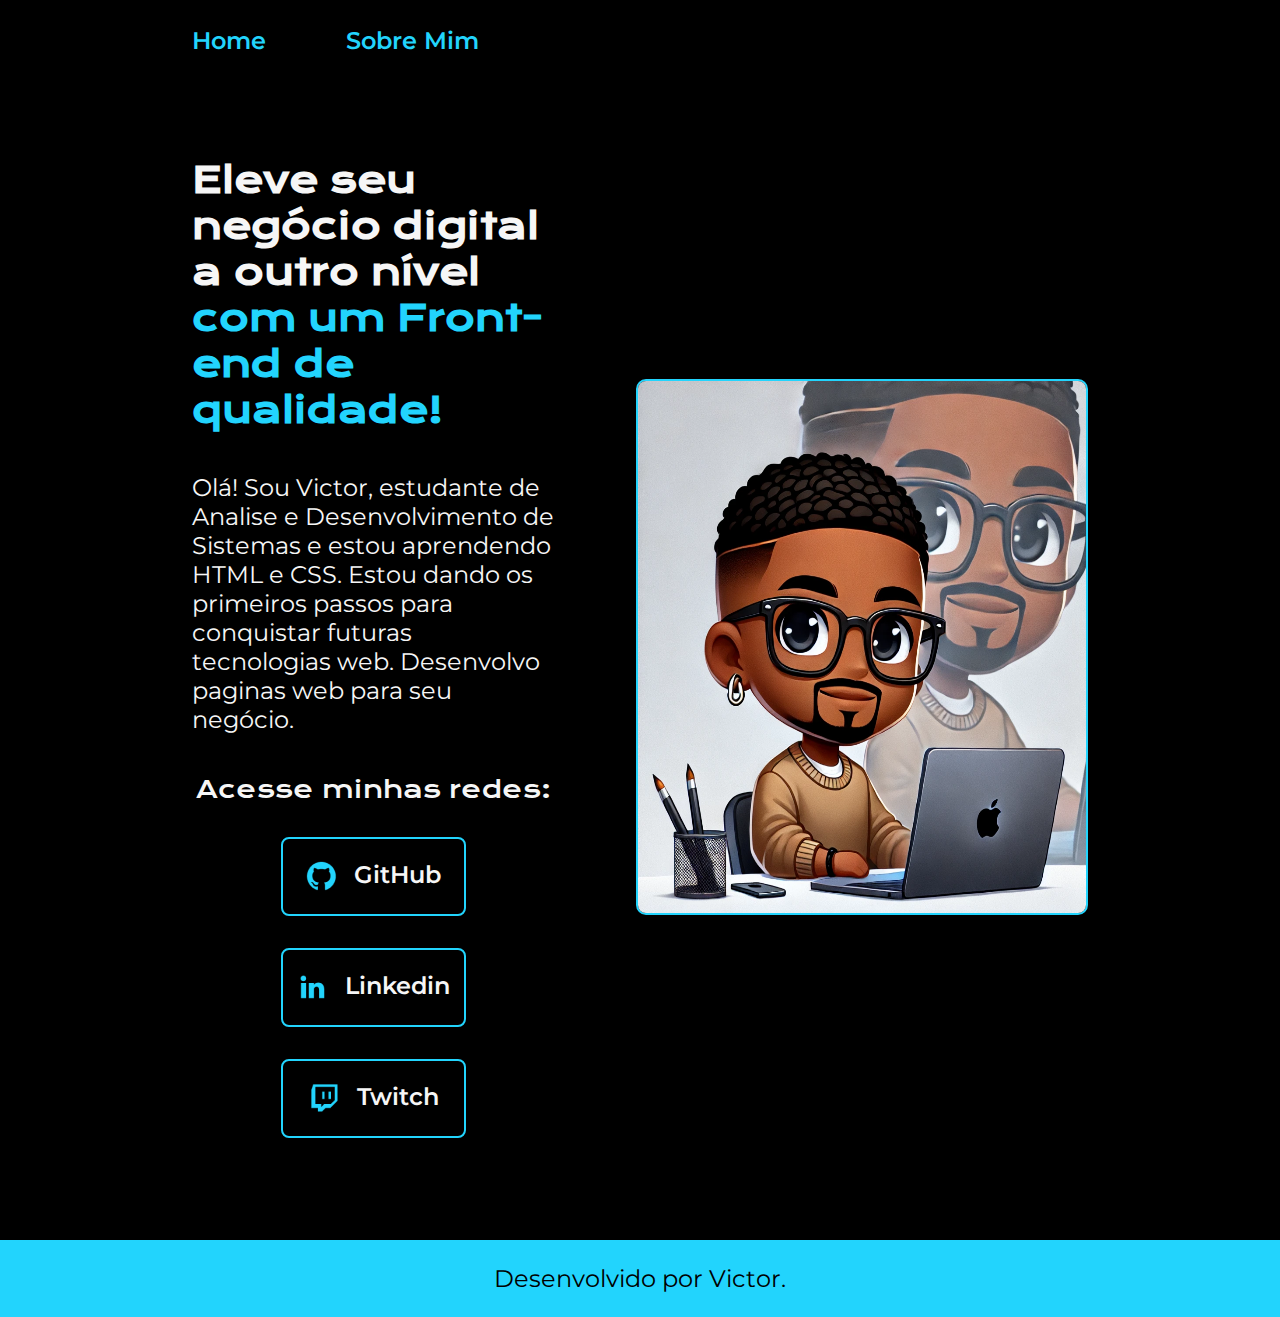
<file: ex02-Portifólio/index.html>
<!DOCTYPE html>
<html lang="pt-br">
<head>
    <meta charset="UTF-8">
    <meta name="viewport" content="width=device-width, initial-scale=1.0">
    <title>Portifólio</title>
    <link rel="stylesheet" href="styles/style.css">
</head>
<body>
    <header class="cabecalho">
        <nav class="cabecalho__menu">
            <a href="index.html" class="cabecalho__menu__link">Home</a>
            <a href="about.html" class="cabecalho__menu__link">Sobre Mim</a>
        </nav>
    </header>

    <main class="apresentacao">
        <section class="apresentacao__conteudo">
            <h1 class="apresentacao__conteudo__titulo">Eleve seu negócio digital a outro nível<strong class="titulo-destaque"> com um Front-end de qualidade!</strong></h1>

            <p class="apresentacao__conteudo__texto">Olá! Sou Victor, estudante de Analise e Desenvolvimento de Sistemas e estou aprendendo HTML e CSS. Estou dando os primeiros passos para conquistar futuras tecnologias web. Desenvolvo paginas web para seu negócio.</p>

            <div class="apresentacao__links">
                <h2 class="apresentacao__links__subtitulo">Acesse minhas redes:</h2>
                <a class="apresentacao__links__navegacao"  href="https://github.com/Vycttor" target="_blank"><img src="assets/github.png" alt="GitHub">GitHub</a>
                <a class="apresentacao__links__navegacao" href="https://www.linkedin.com/in/victor-pinheiro-53304a214/" target="_blank"><img src="assets/linkedin.png" alt="Linkedin">Linkedin</a>
                <a class="apresentacao__links__navegacao" href="" target="_blank"><img src="assets/twitch.png" alt="Twitch">Twitch</a>
            </div>

        </section>

        <img class="apresentacao__imagem" src="assets/perfil.jpg" alt="Foto do Victor Trabalhando" class="apresentacao__imagem">


    </main>

    <footer class="rodape">
        <p>Desenvolvido por Victor.</p>
    </footer>
    
</body>
</html>
</file>
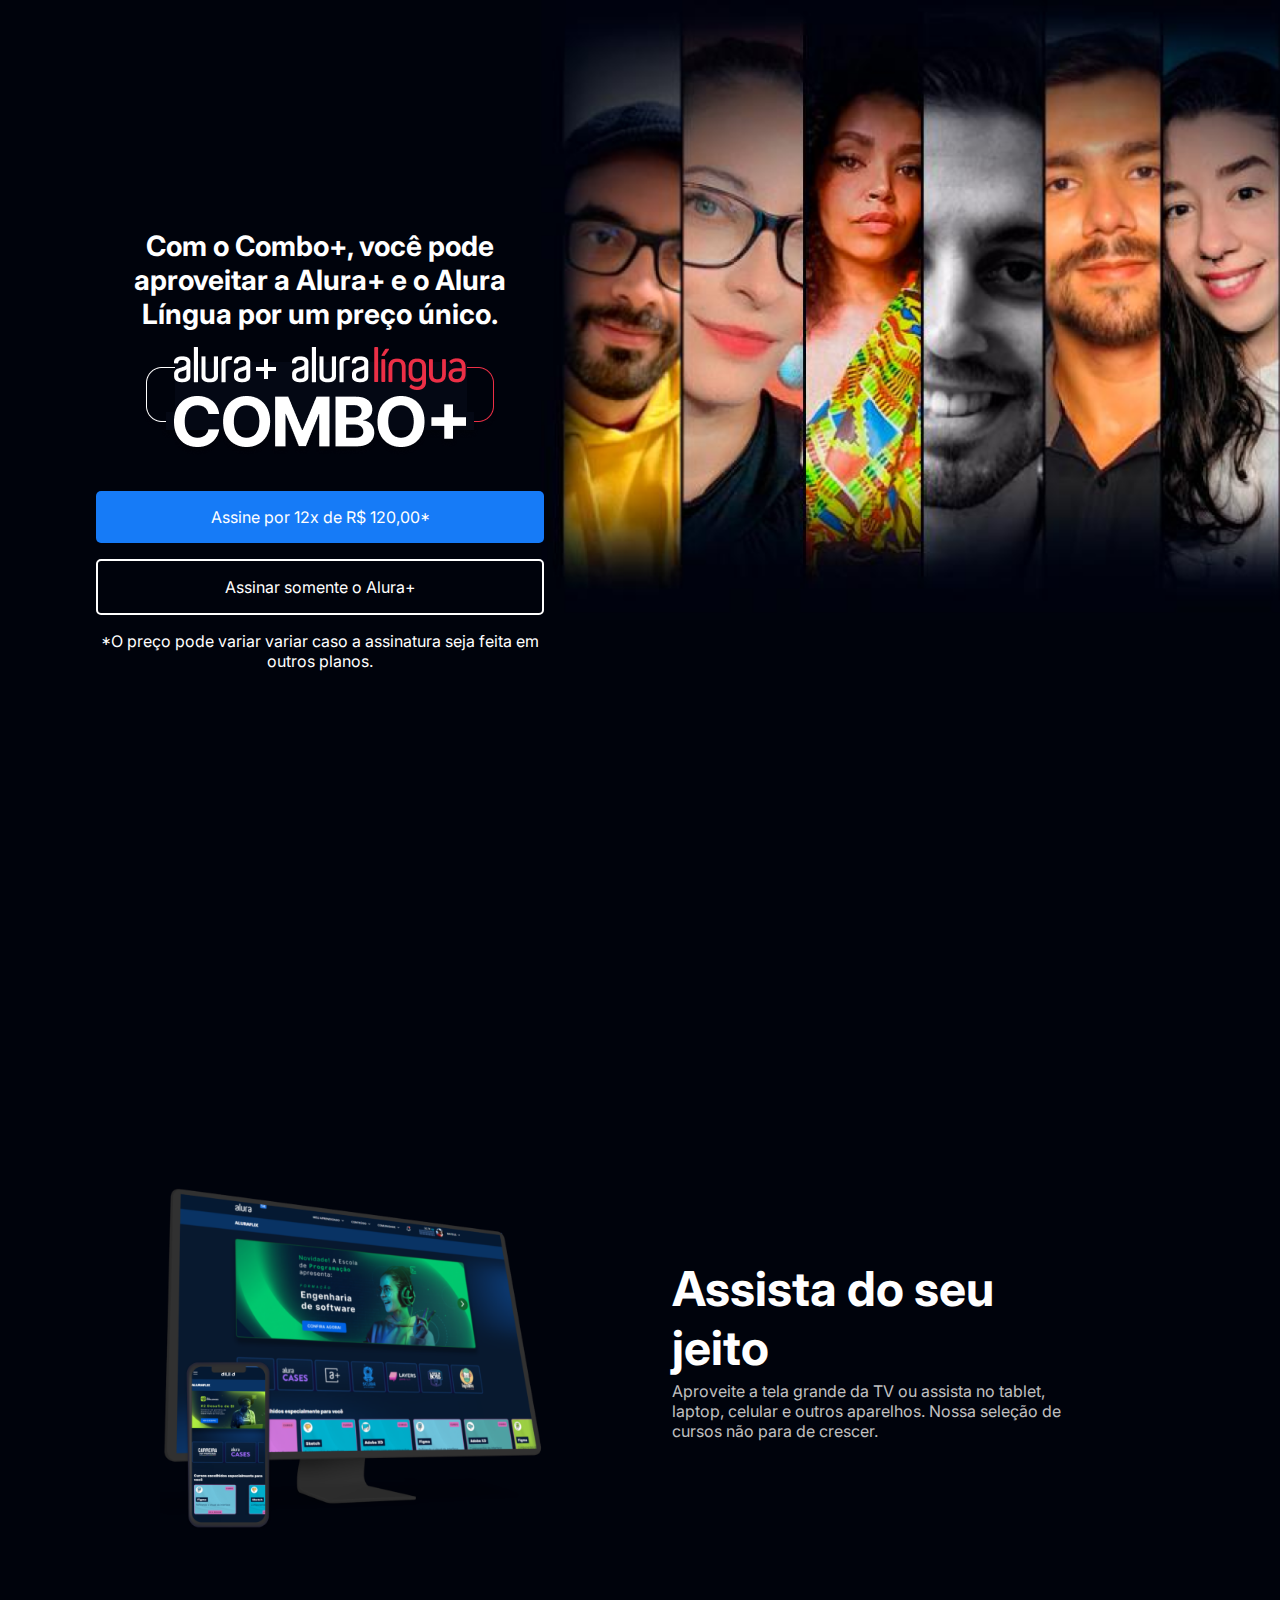
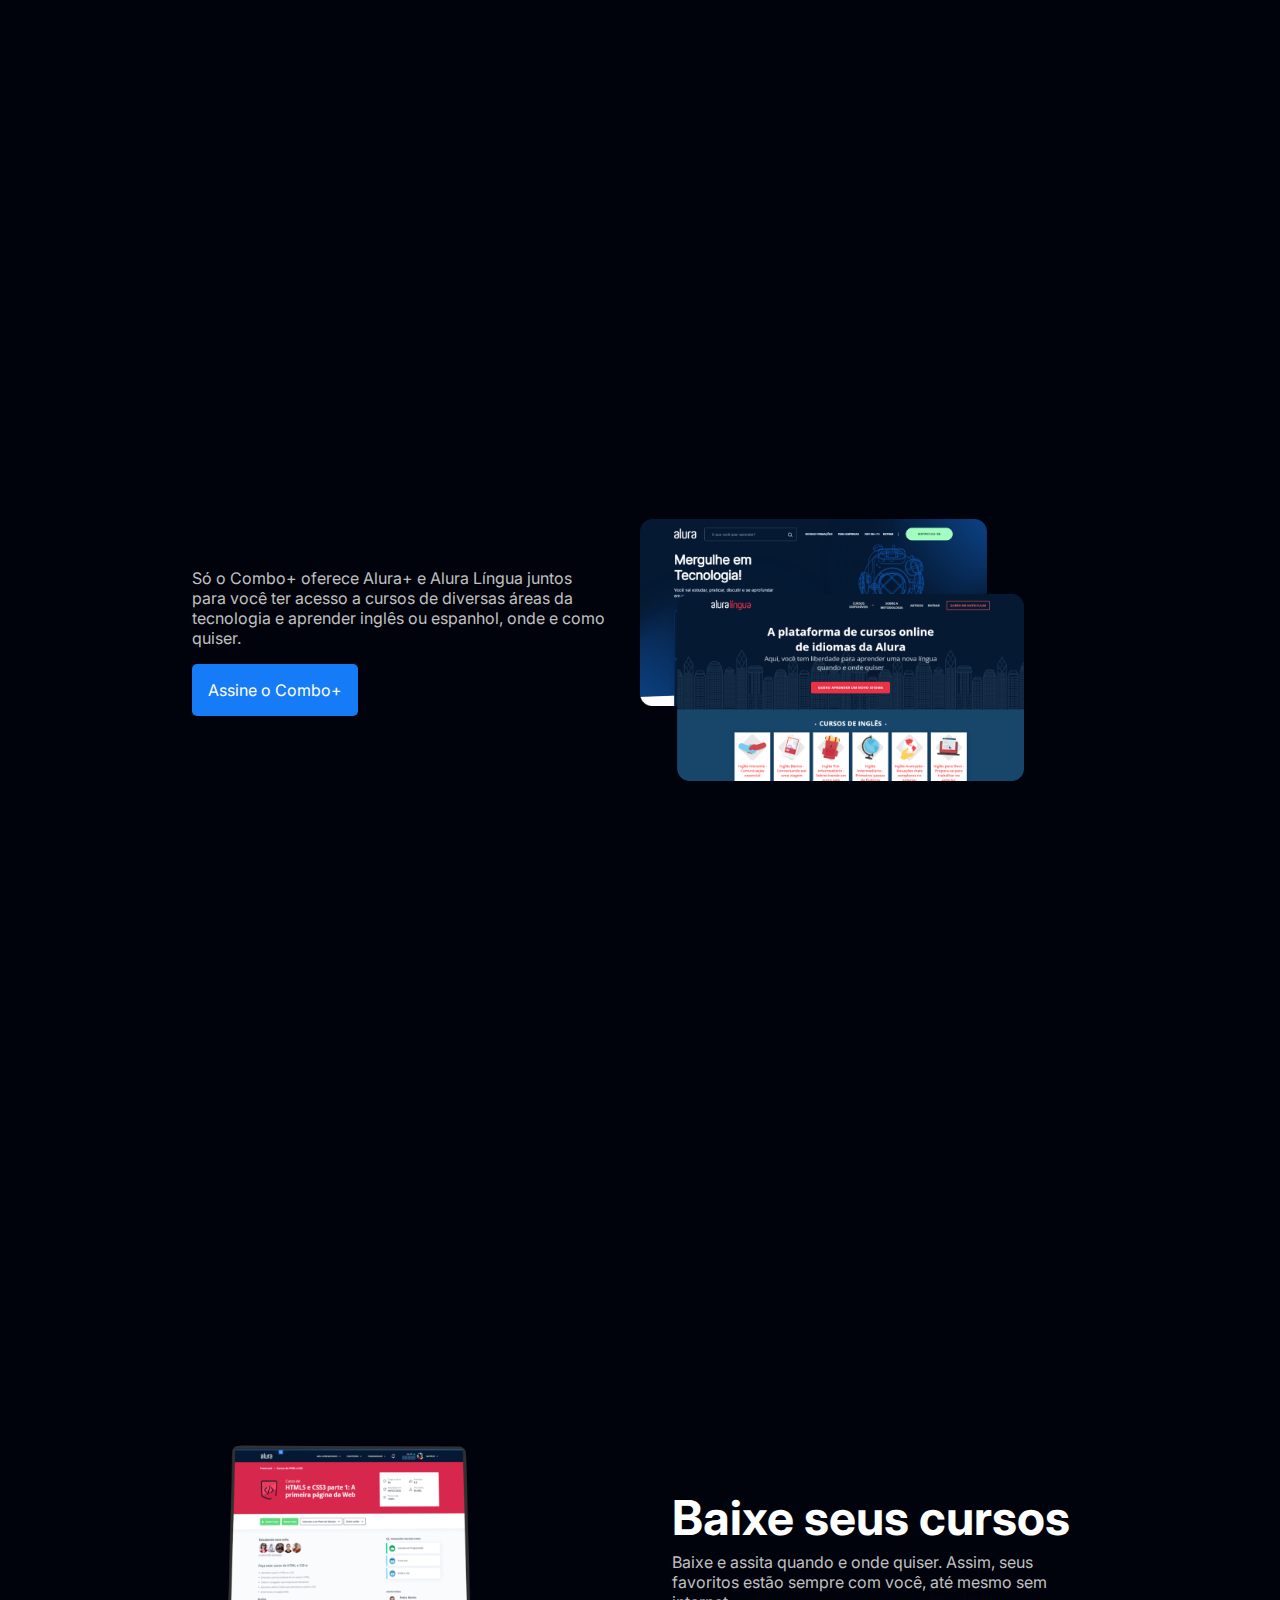
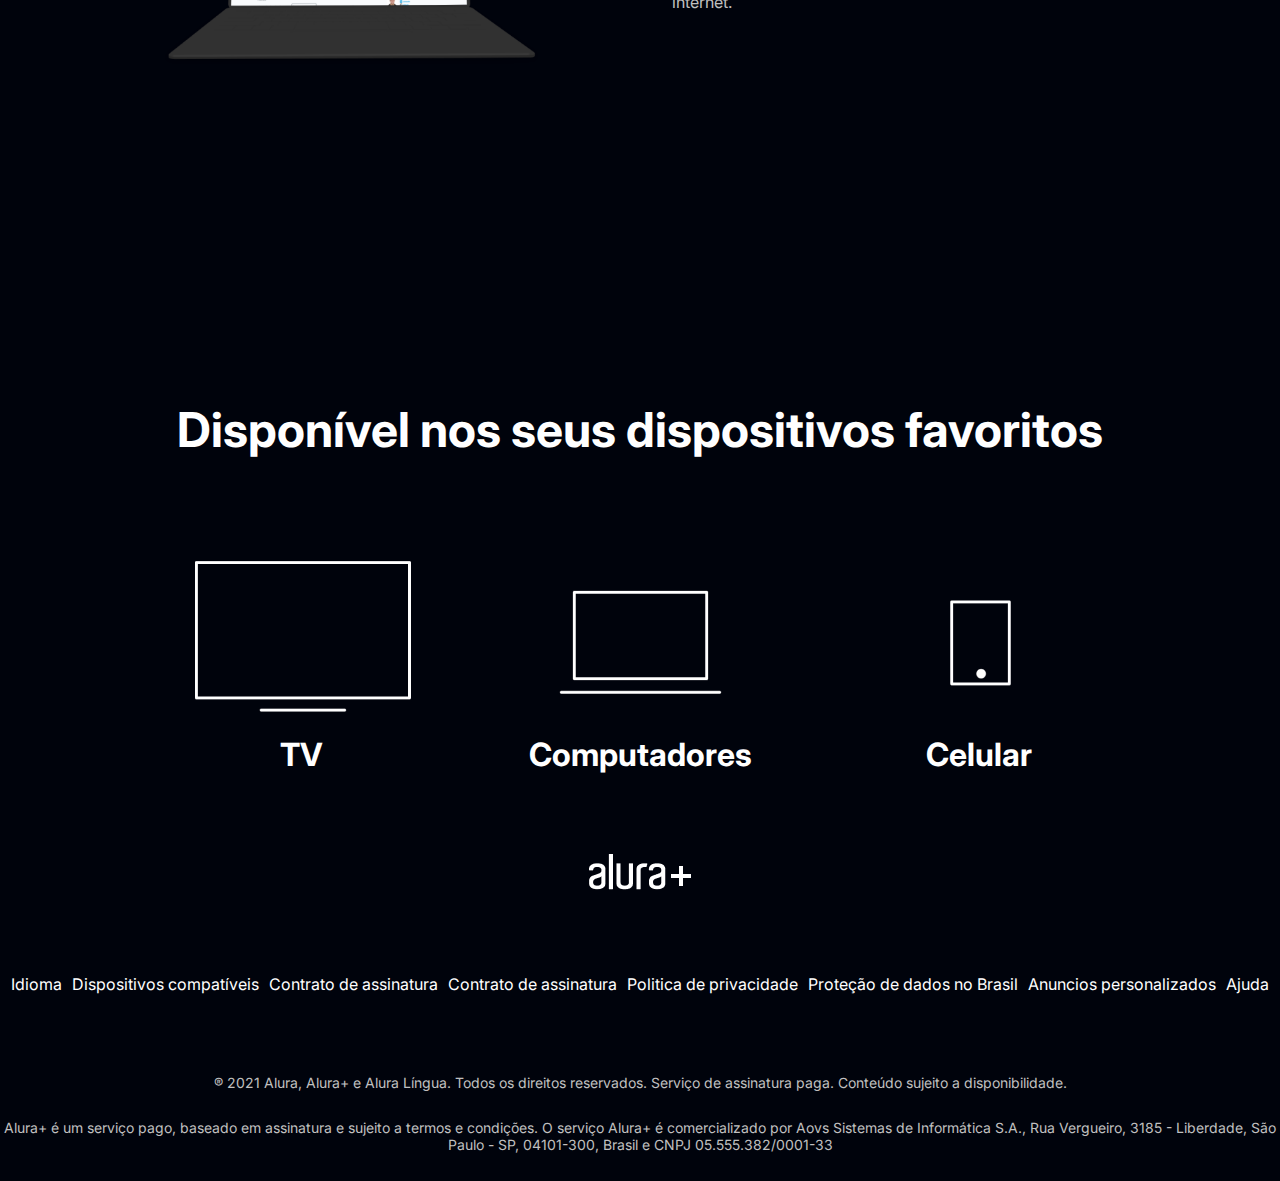
<file: ex03-alura-plus/index.html>
<!DOCTYPE html>
<html lang="pr-br">
<head>
    <meta charset="UTF-8">
    <meta name="viewport" content="width=device-width, initial-scale=1.0">
    <title>Alura Plus</title>
    <link rel="stylesheet" href="style.css">
    <link rel="preconnect" href="https://fonts.googleapis.com">
    <link rel="preconnect" href="https://fonts.gstatic.com" crossorigin>
    <link href="https://fonts.googleapis.com/css2?family=Inter:ital,opsz,wght@0,14..32,100..900;1,14..32,100..900&display=swap" rel="stylesheet">
</head>

<body>
    <section class="container principal">
        <div class="container__caixa">
            <h1 class="container__titulo">Com o Combo+, você pode aproveitar a Alura+ e o Alura Língua por um preço único.</h1>
            <img src="assets/Combo.png" alt="Alura+ Alura Língua" class="container__imagem">
            <a href="www.alura.com.br" class="container__botao">Assine por 12x de R$ 120,00*</a>
            <a href="www.alura.com.br" class="container__botao botao_secundario">Assinar somente o Alura+</a>
            <p class="container__aviso">*O preço pode variar variar caso a assinatura seja feita em outros planos.</p>
        </div>
    </section>

    <section class="container secundario">
        <img src="assets/Plataformas.png" alt="Um monitor em um celular com o alura plus aberto" class="secundario__imagem">
        <div class="container__descricao" >
            <h2 class="descricao__titulo">Assista do seu jeito</h2>
            <p class="descricao__texto">Aproveite a tela grande da TV ou assista no tablet, laptop, celular e outros aparelhos. Nossa seleção de cursos não para de crescer.</p>
        </div>
    </section>

    <section class="container secundario">
        <div class="container__descricao">
            <p class="descricao__texto">Só o Combo+ oferece Alura+ e Alura Língua juntos para você ter acesso a cursos de diversas áreas da tecnologia e aprender inglês ou espanhol, onde e como quiser.</p>
            <a href="www.alura.com.br" class="container__botao secundario__botao">Assine o Combo+</a>
        </div>
        <img src="assets/Telas.png" alt="Tela da Alura plus e do alura lingua" class="secundario__imagem">
    </section>

    <section class="container secundario">
        <img src="assets/Notebook.png" alt="Notebook com tela com curso da alura" class="secundario__imagem">
        <div class="container__descricao">
            <h2 class="descricao__titulo">Baixe seus cursos</h2>
            <p class="descricao__texto">Baixe e assita quando e onde quiser. Assim, seus favoritos estão sempre com você, até mesmo sem internet.</p>
        </div>
    </section>

    <section class="dispositivos">
        <h2 class="dispositivos__titulo">Disponível nos seus dispositivos favoritos</h2>
        
        <ul class="dispositivos__lista">
            <li>
                <img src="assets/tv.png" alt="Icone televisão">
                <h3 class="lista__item">TV</h3>
            </li>
            <li>
                <img src="assets/computador.png" alt="Icone computador">
                <h3 class="lista__item">Computadores</h3>
            </li>
            <li>
                <img src="assets/celular.png" alt="Icone Televisão">
                <h3 class="lista__item">Celular</h3>
            </li>
        </ul>
    </section>

    <footer class="rodape">
        <img src="assets/Logo.png" alt="Alura+" class="rodape__logo">
        <ul class="rodape__lista">
            <li class="lista__link">
                <a href="#">Idioma</a>
            </li>
            <li class="lista__link">
                <a href="">Dispositivos compatíveis</a>
            </li>
            <li class="lista__link">
                <a href="#">Contrato de assinatura</a>
            </li>
            <li class="lista__link">
                <a href="#">Contrato de assinatura</a>
            </li>
            <li class="lista__link">
                <a href="#">Politica de privacidade</a>
            </li>
            <li class="lista__link">
                <a href="#">Proteção de dados no Brasil</a>
            </li>
            <li class="lista__link">
                <a href="#">Anuncios personalizados</a>
            </li>
            <li class="lista__link">
                <a href="#">Ajuda</a>
            </li>
        </ul>

        <p class="rodape__texto">® 2021 Alura, Alura+ e Alura Língua. Todos os direitos reservados. Serviço de assinatura paga. Conteúdo sujeito a disponibilidade.
        </p>

        <p class="rodape__texto">Alura+ é um serviço pago, baseado em assinatura e sujeito a termos e condições. O serviço Alura+ é comercializado por Aovs Sistemas de Informática S.A., Rua Vergueiro, 3185 - Liberdade, São Paulo - SP, 04101-300, Brasil e CNPJ 05.555.382/0001-33</p>

    </footer>
</body>

</html>
</file>
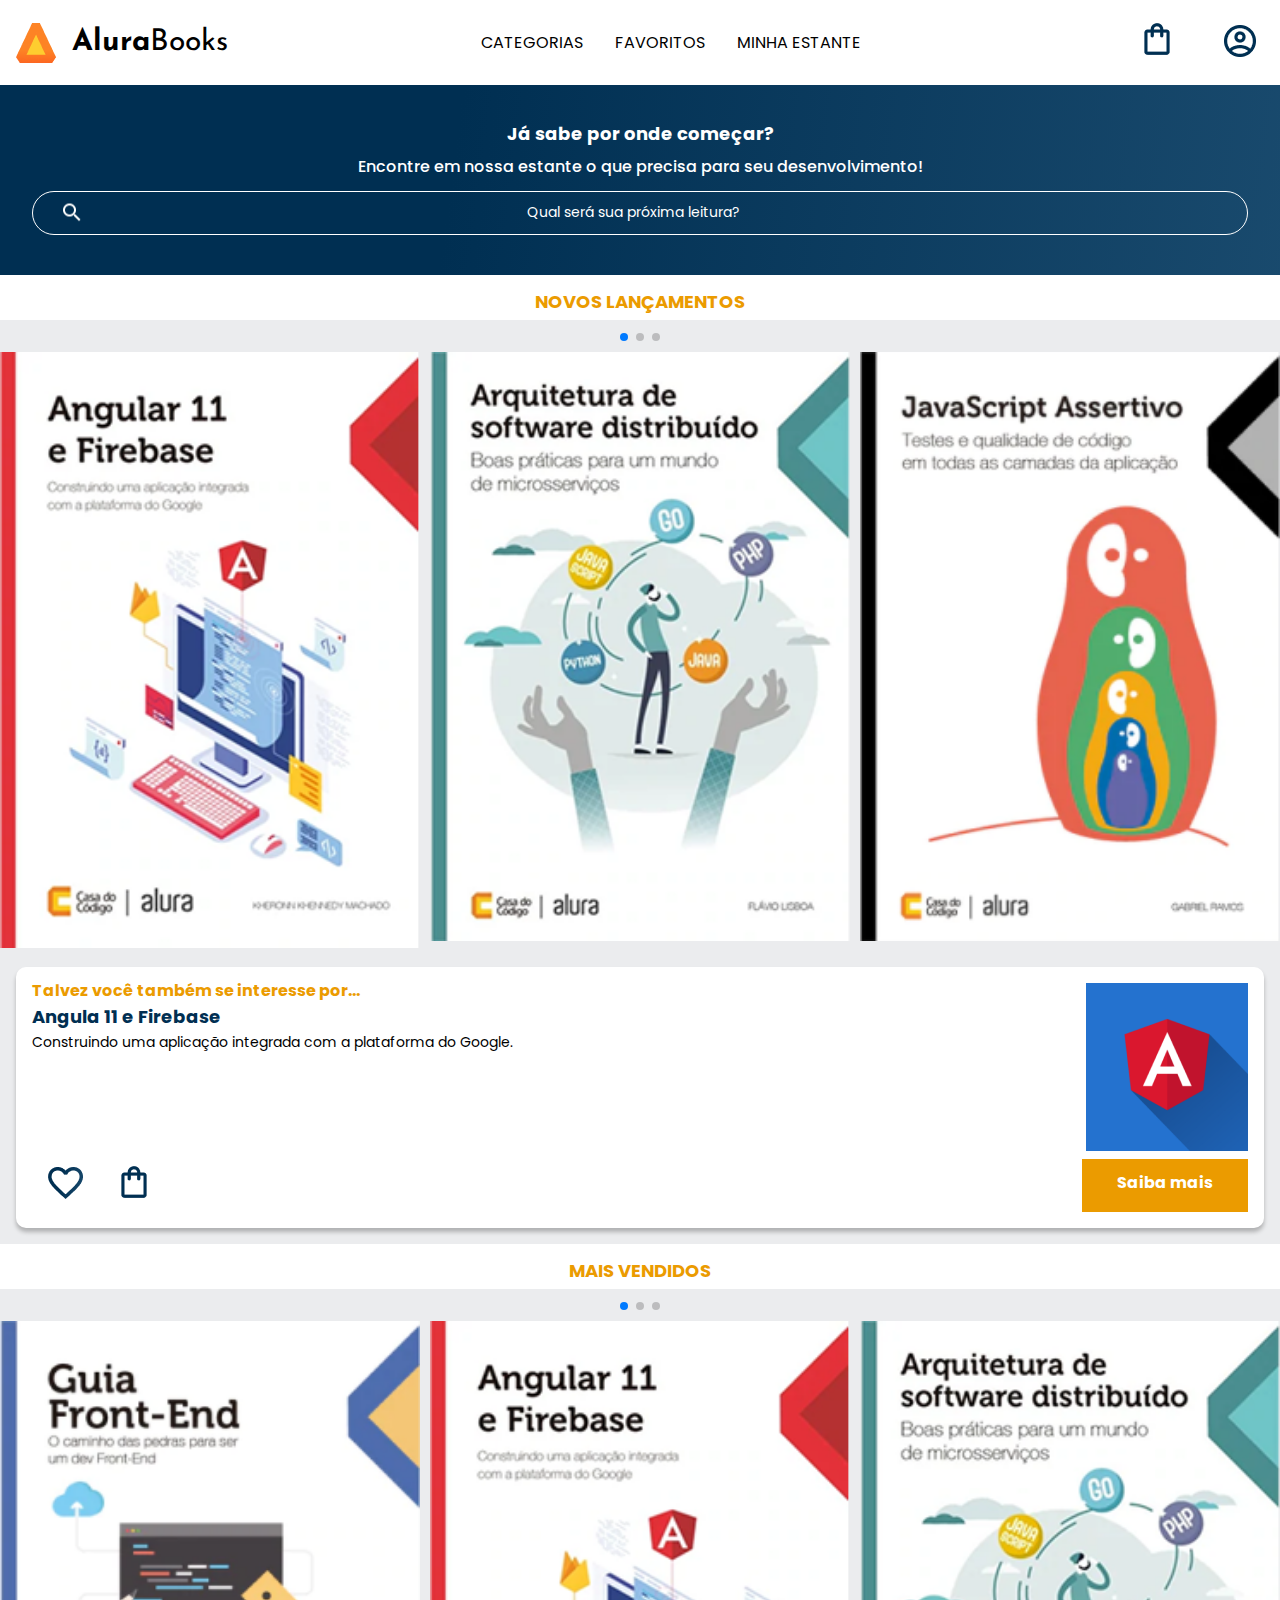
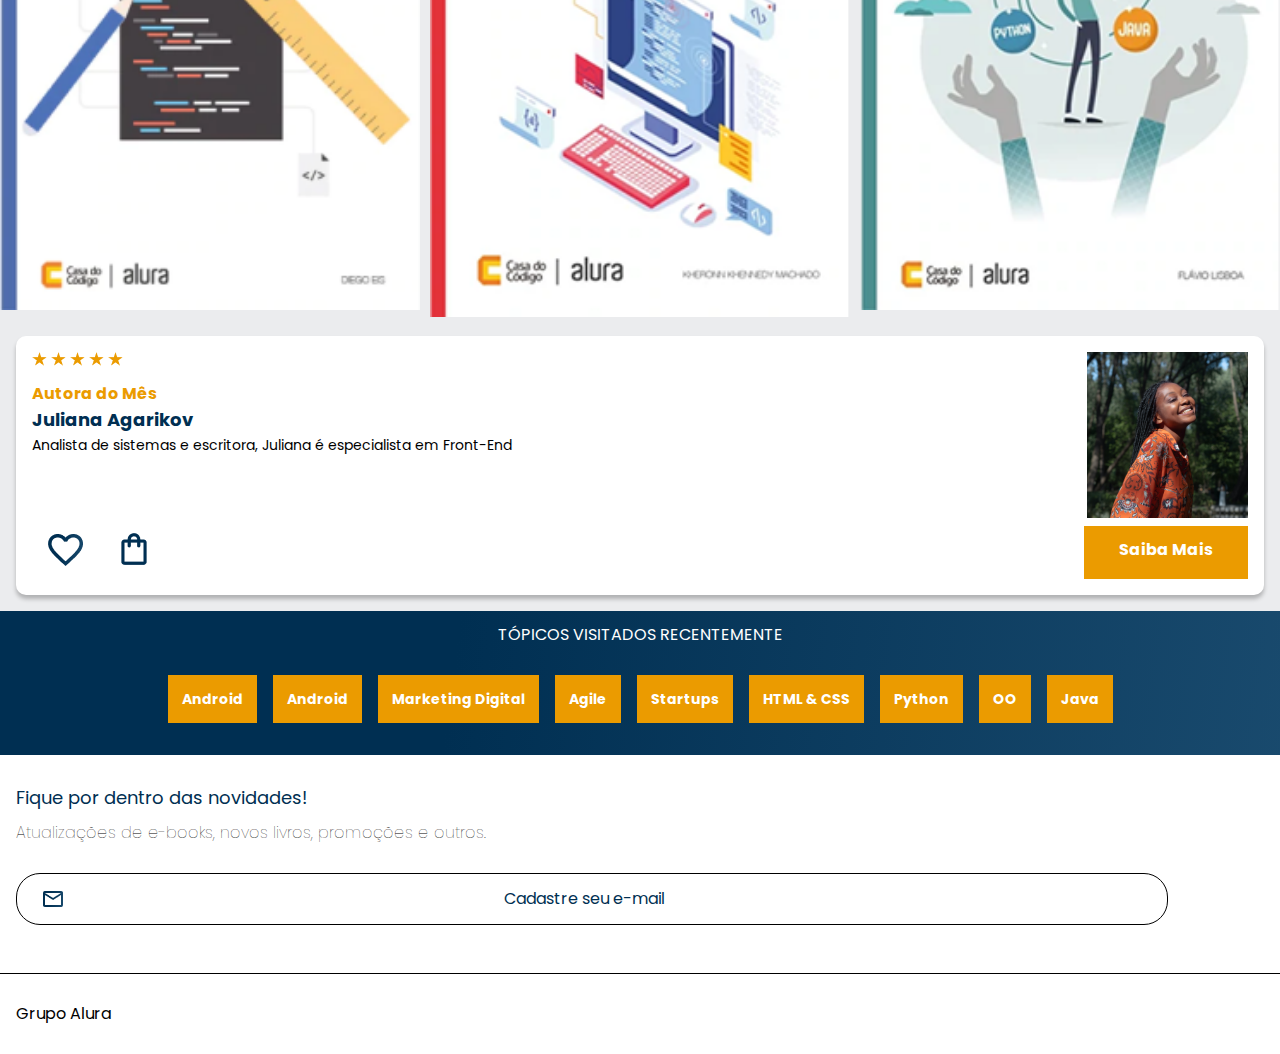
<file: ex04-alura-books/index.html>
<!DOCTYPE html>
<html lang="pt-br">
<head>
    <meta charset="UTF-8">
    <meta name="viewport" content="width=device-width, initial-scale=1.0">
    <title>AluraBooks</title>

    <!--Importante seguir a ordem-->
    <!--Fonte Google-->
    <link rel="preconnect" href="https://fonts.googleapis.com">
    <link rel="preconnect" href="https://fonts.gstatic.com" crossorigin>
    <link href="https://fonts.googleapis.com/css2?family=Poppins:wght@300;400;500;700&display=swap" rel="stylesheet">
    <link rel="stylesheet" href="https://cdn.jsdelivr.net/npm/swiper@11/swiper-bundle.min.css"/>
    <link href="https://fonts.googleapis.com/css2?family=Josefin+Sans:ital,wght@0,100..700;1,100..700&display=swap" rel="stylesheet">


    <!---Reset e estilo depois-->
    <link rel="stylesheet" href="reset.css">
    <link rel="stylesheet" href="style.css">
    
</head>
<body>
      <header class="cabecalho">
            <div class="container">
                  <input type= "checkbox" id="menu" class="container__botao">
                  <label for="menu">
                        <span class="cabecalho__menu-hamburger container__imagem"></span>
                  </label>

                  <ul class="lista-menu">
                        <li class="lista-menu__titulo">Categorias</li>
                        <li class="lista-menu__item"><a href="#" class="lista-menu__link">Programação</a></li>
                        <li class="lista-menu__item"><a href="#" class="lista-menu__link">Front-end</a></li>
                        <li class="lista-menu__item"><a href="#" class="lista-menu__link">Infraestrutura</a></li>
                        <li class="lista-menu__item"><a href="#" class="lista-menu__link">Business</a></li>
                        <li class="lista-menu__item"><a href="#" class="lista-menu__link">Design & UX</a></li>
                  </ul>
                  
                  <img src="assets/Logo.png" alt=" Logo Alurabooks" class="container__imagem">
                  <h1 class="container__titulo"><b class="container__titulo--negrito">Alura</b>Books</h1>
            </div>

            <ul class="opções">
                  <input type="checkbox" id="opções-menu" class="opções__botão">
                  <label for="opções-menu">
                        <li class="opções__item">Categorias</li>
                  </label>

                  <ul class="lista-menu">
                        <li class="lista-menu__item"><a href="#" class="lista-menu__link">Programação</a></li>
                        <li class="lista-menu__item"><a href="#" class="lista-menu__link">Front-end</a></li>
                        <li class="lista-menu__item"><a href="#" class="lista-menu__link">Infraestrutura</a></li>
                        <li class="lista-menu__item"><a href="#" class="lista-menu__link">Business</a></li>
                        <li class="lista-menu__item"><a href="#" class="lista-menu__link">Design & UX</a></li>
                  </ul>
                        <li class="opções__item"><a href="#" class="opções__link">Favoritos</a></li>
                        <li class="opções__item"><a href="#" class="opções__link">Minha Estante</a></li>
            </ul>
            <div class="container">
                  <a href="#"><img src="assets/Favoritos.png" alt="Meus Favoritos" class="container__imagem container__imagem-favorito"></a>
                  <a href="#"><img src="assets/Compras.png" alt="Carrinho de Compras" class="container__imagem"></a>
                  <a href="#"><img src="assets/Usuário.png" alt="Meu perfil" class="container__imagem"></a>
            </div>
      </header>  
      
      <section class="banner">
            <h2 class="banner__titulo">Já sabe por onde começar?</h2>
            <p class="banner__texto">Encontre em nossa estante o que precisa para seu desenvolvimento!</p>
            <input type="search" class="banner__pesquisa" placeholder="Qual será sua próxima leitura?">
      </section>

      <section class="carrossel">
            <!--Titulo-->
            <h2 class="carrossel__titulo">Novos Lançamentos</h2>

            <!-- Slider main container -->
            <div class="swiper">
                  <!-- If we need pagination -->
                  <div class="swiper-pagination"></div>
                  <!-- Additional required wrapper -->
                  <div class="swiper-wrapper">
                        <!-- Slides -->
                        <div class="swiper-slide"><img src="assets/Angular.png" alt="Livro Sobre FrameWork"></div>
                        <div class="swiper-slide"><img src="assets/Arquitetura.png" alt="Livro Sobre Arquitetura de Computadores"></div>
                        <div class="swiper-slide"><img src="assets/Javascript.png" alt="Livro Sobre Programação Em JavaScript"></div>
                        <div class="swiper-slide"><img src="assets/Liderança.png" alt="Livro Sobre Liderança em Negocios"></div>
                        <div class="swiper-slide"><img src="assets/MetricasAgeis.png" alt="Livro Sobre Métricas Ageis"></div>
                  </div>
                  <!-- If we need navigation buttons -->
                  <div class="swiper-button-prev"></div>
                  <div class="swiper-button-next"></div>
            </div>

            <div class="card">
                  <!--1º linha-->
                  <div class="card__descrição">
                        <!---1ª Coluna-->
                        <div class="descrição">
                              <h3 class="descrição__titulo">Talvez você também se interesse por...</h3>
                              <h2 class="descricação__titulo-livo">Angula 11 e Firebase</h2>
                              <p class="descrição__texto">Construindo uma aplicação integrada com a plataforma do Google.</p>
                        </div>
                        <!--2ª Coluna--->
                        <img src="assets/Angular1.png" alt="Logo do Framework Angula">
                  </div>

                  <!--2º linha-->
                  <div class="card__botões">
                        <!---1ª Coluna-->
                        <ul class="botões">
                              <li class="botões__item"><img src="assets/Favoritos.png" alt="Icone de Favoritar"></li>
                              <li class="botões__item"><img src="assets/Compras.png" alt="Icone de Comprar"></li>
                        </ul>
                        <!--2ª Coluna-->
                        <a href="#" class="botões__ancora">Saiba mais</a>
                  </div>
            </div>
      </section>

      <!--Mais vendidos, Swiper-Pagination, Info Sobre a Autora...-->
      <section>
            <h2 class="carrossel__titulo">Mais Vendidos</h2>

            <!-- Slider main container -->
            <div class="swiper">
                  <!-- If we need pagination -->
                  <div class="swiper-pagination"></div>

                  <!-- Additional required wrapper -->
                  <div class="swiper-wrapper">
                        <!-- Slides -->
                        <div class="swiper-slide"><img src="assets/Guia Front-end.png" alt="Livro Sobre Front_End"></div>
                        <div class="swiper-slide"><img src="assets/Angular.png" alt="Livro Sobre o FrameWork Angula"></div>
                        <div class="swiper-slide"><img src="assets/Arquitetura.png" alt="Livro Sobre Arquitetura de Computadores"></div>
                        <div class="swiper-slide"><img src="assets/Javascript.png" alt="Livro de Linguagem de Programação JavaScript"></div>
                        <div class="swiper-slide"><img src="assets/Gestão.png" alt="Livro de Sobre Gestão de Negocios"></div>
                  </div>
                  <!-- If we need navigation buttons -->
                  <div class="swiper-button-prev"></div>
                  <div class="swiper-button-next"></div>
            </div>

            <div class="card">
                  <!--Linha-->
                  <div class="card__descrição">
                        <!---1ª Coluna-->
                        <div class="descrição">
                              <img class="estrela__5" src="assets/Estrelinhas.png" alt="Estrelinhas de Avaliação 5">
                              <h3 class="descrição__titulo">Autora do Mês</h3>
                              <h2 class="descricação__titulo-livo">Juliana Agarikov</h2>
                              <p class="descrição__texto">Analista de sistemas e escritora, Juliana é especialista em Front-End</p>
                        </div>

                        <!--2ª Coluna--->
                        <img src="assets/Perfil-escritora 1.png" alt="Foto da Escritora">
                  </div>

                  <!--2ª Linha-->
                  <div class="card__botões">
                        <!---1ª Coluna-->
                        <ul class="botões">
                              <li class="botões__item"><img src="assets/Favoritos.png" alt="Icone de Favoritar"></li>
                              <li class="botões__item"><img src="assets/Compras.png" alt="Icone de Comprar"></li>
                        </ul>
                        <!--2ª Coluna-->
                        <a href="#" class="botões__ancora">Saiba Mais</a>
                  </div>
            </div>

      </section>
            

      <section class="topicos">

            <h2 class="topico__titulo">TÓPICOS VISITADOS RECENTEMENTE</h2>

            <ul class="topico__lista">
                  <li class="topicos__item">
                        <a href="#" class="topicos__link">Android</a>
                  </li>
                  <li class="topicos__item">
                        <a href="#" class="topicos__link">Android</a></li>
                  <li class="topicos__item"> 
                        <a href="#" class="topicos__link">Marketing Digital</a>
                  </li>
                  <li class="topicos__item"> 
                        <a href="#" class="topicos__link">Agile</a>
                  </li>
                  <li class="topicos__item"> 
                        <a href="#" class="topicos__link">Startups</a>
                  </li>
                  <li class="topicos__item"> 
                        <a href="#" class="topicos__link">HTML & CSS</a>
                  </li>
                  <li class="topicos__item"> 
                        <a href="#" class="topicos__link">Python</a>
                  </li>
                  <li class="topicos__item"> 
                        <a href="#" class="topicos__link">OO</a>
                  </li>
                  <li class="topicos__item"> 
                        <a href="#" class="topicos__link">Java</a>
                  </li>
            </ul>

      </section>

      <section class="carta">
            <h2 class="carta__titulo">Fique por dentro das novidades!</h2>
            <p class="carta__texto">Atualizações de e-books, novos livros, promoções e outros.</p>
            <input type="search" class="carta__email"  placeholder="Cadastre seu e-mail">
      </section>
       
      <footer class="rodape">
            <p class="rodape__texto">Grupo Alura</p>
      </footer>
      <script src="https://cdn.jsdelivr.net/npm/swiper@11/swiper-bundle.min.js"></script>

      <script>
          const swiper = new Swiper('.swiper', {
            spaceBetween: 10,
            slidesPerView: 3,
            pagination: {
                  el: '.swiper-pagination',
                  type: 'bullets',
            },
          });
      </script>

</body>
</html>
</file>
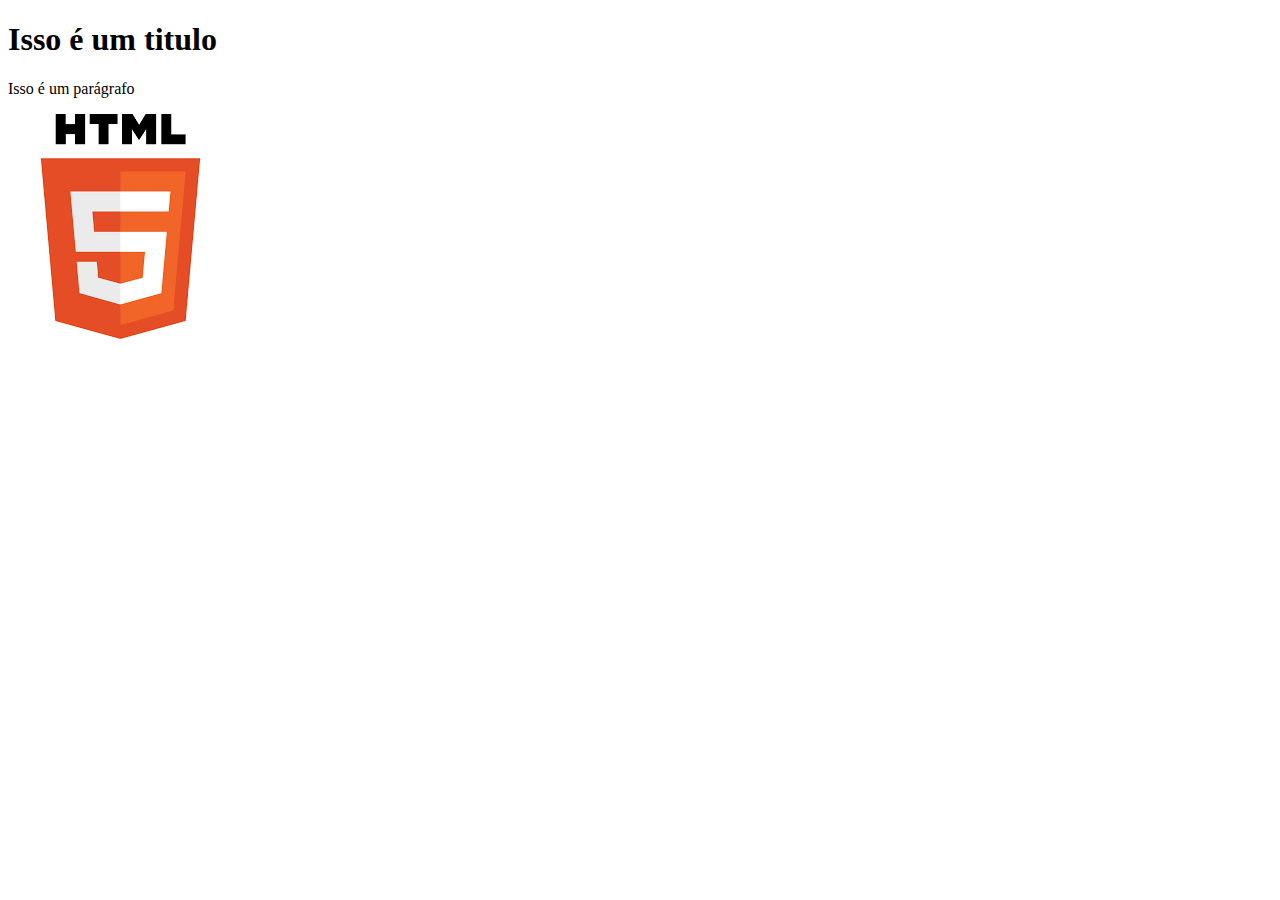
<file: ex01/html-logo-main/index.html>
<!DOCTYPE html>
<html lang="pt-br">
<head>
    <meta charset="UTF-8">
    <meta name="viewport" content="width=device-width, initial-scale=1.0">
    <title>Portifólio</title>
</head>
<body>
    <h1>Isso é um titulo</h1>
    <p>Isso é um parágrafo</p>
    <img src="html.png" alt="HTML">
    
</body>
</html>
</file>
<file: ex04-alura-books/assets/index.html>
<!DOCTYPE html>
<html lang="pt-br">
<head>
    <meta charset="UTF-8">
    <meta name="viewport" content="width=device-width, initial-scale=1.0">
    <title>AluraBooks</title>
    <link rel="stylesheet" href="style.css">
    <link rel="stylesheet" href="reset.css">
</head>
<body>
    <h1>AluraBooks</h1>
    
</body>
</html>
</file>
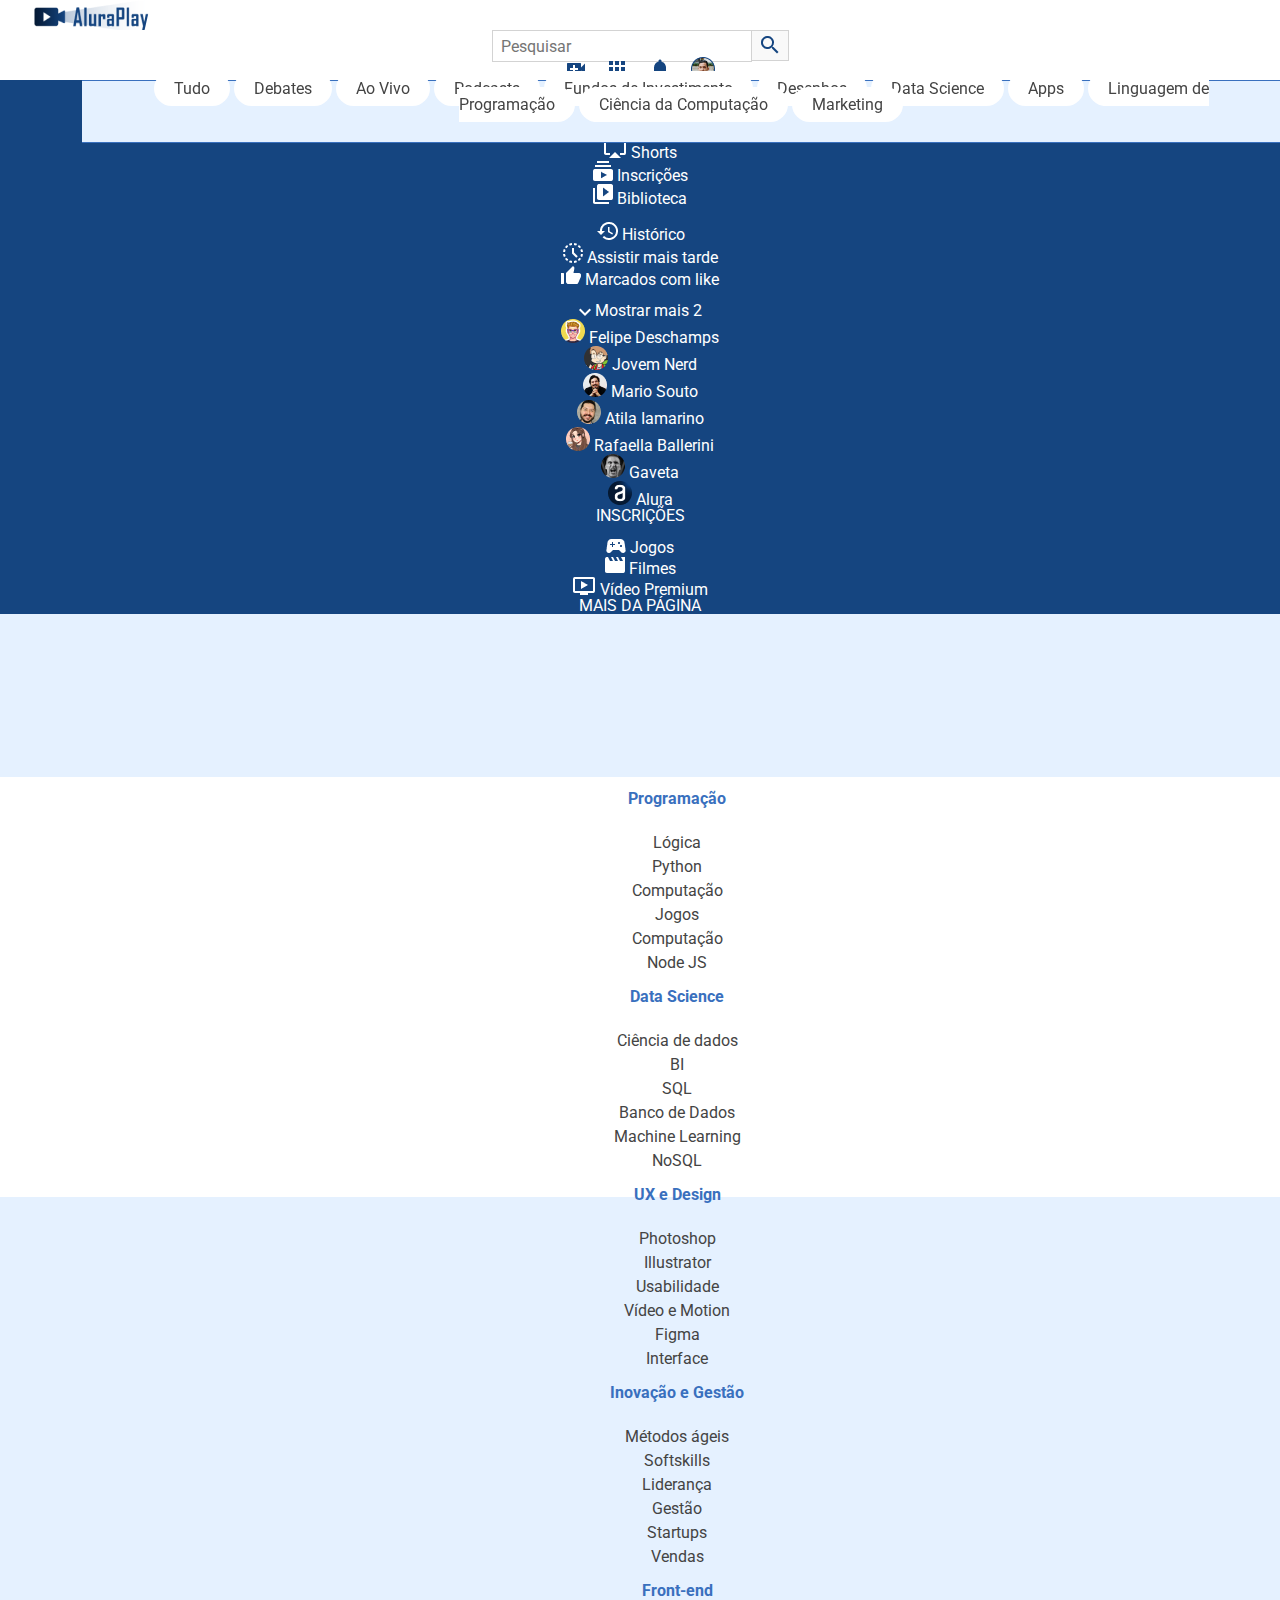
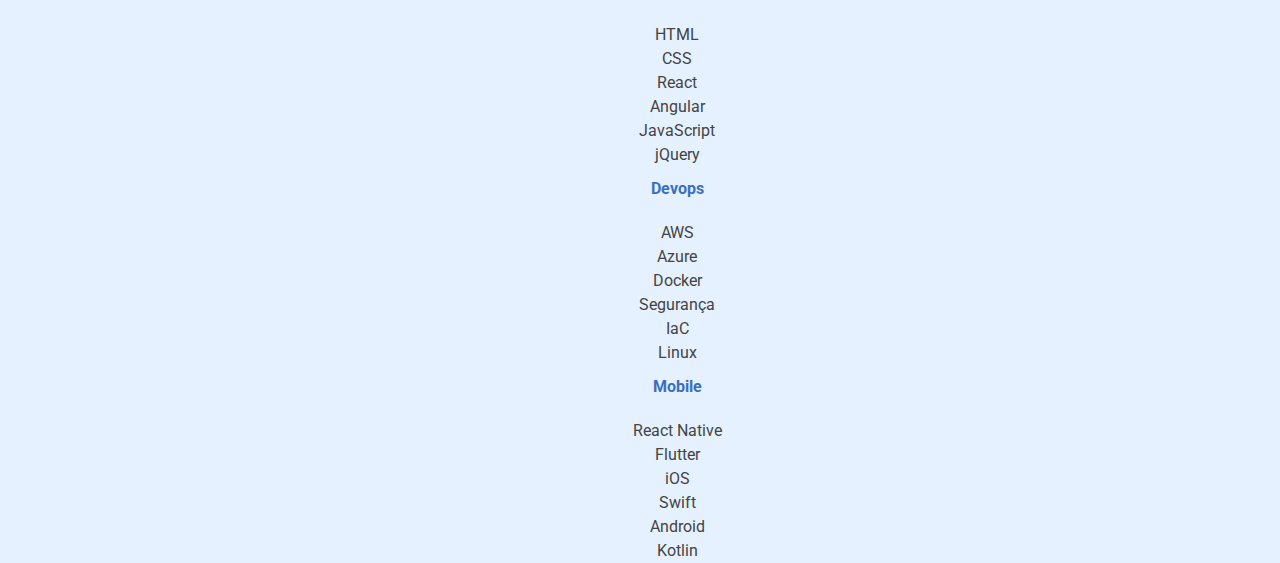
<file: ex06-Flex-e-layouts-responsivos/aluraplay-projeto-base/aluraplay-projeto-base/index.html>
<!DOCTYPE html>
<html lang="pt-br">

<head>
    <meta charset="UTF-8">
    <meta http-equiv="X-UA-Compatible" content="IE=edge">
    <meta name="viewport" content="width=device-width, initial-scale=1.0">
    <link href="https://fonts.googleapis.com/css2?family=Roboto:wght@400;700&display=swap" rel="stylesheet">
    <link rel="stylesheet" href="./css/reset.css">
    <link rel="stylesheet" href="./css/estilos.css">
    <link rel="stylesheet" href="./css/flexbox.css">
    <title>AluraPlay</title>
    <link rel="shortcut icon" href="./img/favicon.ico" type="image/x-icon">
</head>

<body>

    <!-- Cabecalho -->
    <header>

        <nav class="cabecalho__container">

            <h1 class="logo__item" href="#"></h1>

            <div class="cabecalho__pesquisar__item">
                <form action="">
                    <input type="search" placeholder="Pesquisar" id="pesquisar" class="pesquisar__input">
                    <label for="pesquisar" class="pesquisar__label"></label>
                </form>
                <a href="#" class="cabecalho__audio"></a>
            </div>

            <div class="cabecalho__icones__item">
                <a href="#" class="cabecalho__videos"></a>
                <a href="#" class="cabecalho__apps"></a>
                <a href="#" class="cabecalho__notificacoes"></a>
                <a href="#" class="cabecalho__avatar"></a>
            </div>

        </nav>

    </header>

    <!-- Menu lateral -->

    <aside class="menu__container">
        <ul class="menu__lista">
            <li>
                <a class="menu__itens" href="#">
                    <i class="icone__inicio icone-item"></i>
                    <span>Início</span></a>
            </li>

            <li>
                <a class="menu__itens" href="#">
                    <i class="icone__explorar icone-item"></i>
                    <span>Explorar</span></a>
            </li>

            <li>
                <a class="menu__itens" href="#">
                    <i class="icone__shorts icone-item"></i>
                    <span>Shorts</span></a>
            </li>

            <li>
                <a class="menu__itens" href="#">
                    <i class="icone__inscricoes icone-item"></i>
                    <span>Inscrições</span></a>
            </li>

            <li>
                <a class="menu__itens" href="#">
                    <i class="icone__biblioteca icone-item"></i>
                    <span>Biblioteca</span></a>
            </li>
        </ul>

        <ul class="menu__lista">
            <li>
                <a class="menu__itens" href="#">
                    <i class="icone__historico icone-item"></i>
                    <span>Histórico</span></a>
            </li>

            <li>
                <a class="menu__itens" href="#">
                    <i class="icone__relogio icone-item"></i>
                    <span>Assistir mais tarde</span></a>
            </li>

            <li>
                <a class="menu__itens" href="#">
                    <i class="icone__like icone-item"></i>
                    <span>Marcados com like</span></a>
            </li>
        </ul>

        <ul class="menu__lista">
            <li>
                <a class="menu__itens" href="#">
                    <i class="icone__mostrar icone-item"></i>
                    <span>Mostrar mais 2</span></a>
            </li>

            <li>
                <a class="menu__itens" href="#">
                    <i class="icone__deschamps icone-item"></i>
                    <span>Felipe Deschamps</span></a>
            </li>

            <li>
                <a class="menu__itens" href="#">
                    <i class="icone__nerd icone-item"></i>
                    <span>Jovem Nerd</span></a>
            </li>

            <li>
                <a class="menu__itens" href="#">
                    <i class="icone__souto icone-item"></i>
                    <span>Mario Souto</span></a>
            </li>

            <li>
                <a class="menu__itens" href="#">
                    <i class="icone__iamarino icone-item"></i>
                    <span>Atila Iamarino</span></a>
            </li>

            <li>
                <a class="menu__itens" href="#">
                    <i class="icone__ballerini icone-item"></i>
                    <span>Rafaella Ballerini</span></a>
            </li>

            <li>
                <a class="menu__itens" href="#">
                    <i class="icone__gaveta icone-item"></i>
                    <span>Gaveta</span></a>
            </li>

            <li>
                <a class="menu__itens" href="#">
                    <i class="icone__alura icone-item"></i>
                    <span>Alura</span></a>
            </li>

            <li>
                <a class="menu__itens inscricoes" href="#">INSCRIÇÕES</a>
            </li>
        </ul>

        <ul class="menu__lista">
            <li class="jogos">
                <a class="menu__itens" href="#">
                    <i class="icone__jogos icone-item"></i>
                    <span>Jogos</span></a>
            </li>

            <li class="filmes">
                <a class="menu__itens" href="#">
                    <i class="icone__filmes icone-item"></i>
                    <span>Filmes</span></a>
            </li>
            <li class="premium">
                <a class="menu__itens" href="#">
                    <i class="icone__videos icone-item"></i>
                    <span>Vídeo Premium</span></a>
            </li>

            <li class="menu__itens maispagina">
                <a href="#">MAIS DA PÁGINA</a>
            </li>
        </ul>
    </aside>

    <!-- Seção superior -->

    <section class="superior__secao__container">
        <a class="superior__item" href="#">Tudo</a>
        <a class="superior__item" href="#">Debates</a>
        <a class="superior__item" href="#">Ao Vivo</a>
        <a class="superior__item" href="#">Podcasts</a>
        <a class="superior__item" href="#">Fundos de Investimento</a>
        <a class="superior__item" href="#">Desenhos</a>
        <a class="superior__item" href="#">Data Science</a>
        <a class="superior__item" href="#">Apps</a>
        <a class="superior__item" href="#">Linguagem de Programação</a>
        <a class="superior__item" href="#">Ciência da Computação</a>
        <a class="superior__item" href="#">Marketing</a>
    </section>

    <!-- Vídeos -->

    <ul class="videos__container">
    </ul>

    <!-- <Seção rodapé> -->
    <footer class="rodape__container">
        <section>
            <h2 class="rodape__titulo">Programação</h2>
            <p class="rodape__texto">Lógica</p>
            <p>Python</p>
            <p>Computação</p>
            <p>Jogos</p>
            <p>Computação</p>
            <p>Node JS</p>
        </section>

        <section>
            <h2 class="rodape__titulo">Data Science</h2>
            <p class="rodape__texto">Ciência de dados</p>
            <p>BI</p>
            <p>SQL</p>
            <p>Banco de Dados</p>
            <p>Machine Learning</p>
            <p>NoSQL</p>
        </section>

        <section>
            <h2 class="rodape__titulo">UX e Design</h2>
            <p class="rodape__texto">Photoshop</p>
            <p>Illustrator</p>
            <p>Usabilidade</p>
            <p>Vídeo e Motion</p>
            <p>Figma</p>
            <p>Interface</p>
        </section>

        <section>
            <h2 class="rodape__titulo">Inovação e Gestão</h2>
            <p class="rodape__texto">Métodos ágeis</p>
            <p>Softskills</p>
            <p>Liderança</p>
            <p>Gestão</p>
            <p>Startups</p>
            <p>Vendas</p>
        </section>

        <section>
            <h2 class="rodape__titulo">Front-end</h2>
            <p class="rodape__texto">HTML</p>
            <p>CSS</p>
            <p>React</p>
            <p>Angular</p>
            <p>JavaScript</p>
            <p>jQuery</p>
        </section>

        <section>
            <h2 class="rodape__titulo">Devops</h2>
            <p class="rodape__texto">AWS</p>
            <p>Azure</p>
            <p>Docker</p>
            <p>Segurança</p>
            <p>IaC</p>
            <p>Linux</p>
        </section>

        <section>
            <h2 class="rodape__titulo">Mobile</h2>
            <p class="rodape__texto">React Native</p>
            <p>Flutter</p>
            <p>iOS</p>
            <p>Swift</p>
            <p>Android</p>
            <p>Kotlin</p>
        </section>
    </footer>

</body>

</html>
</file>
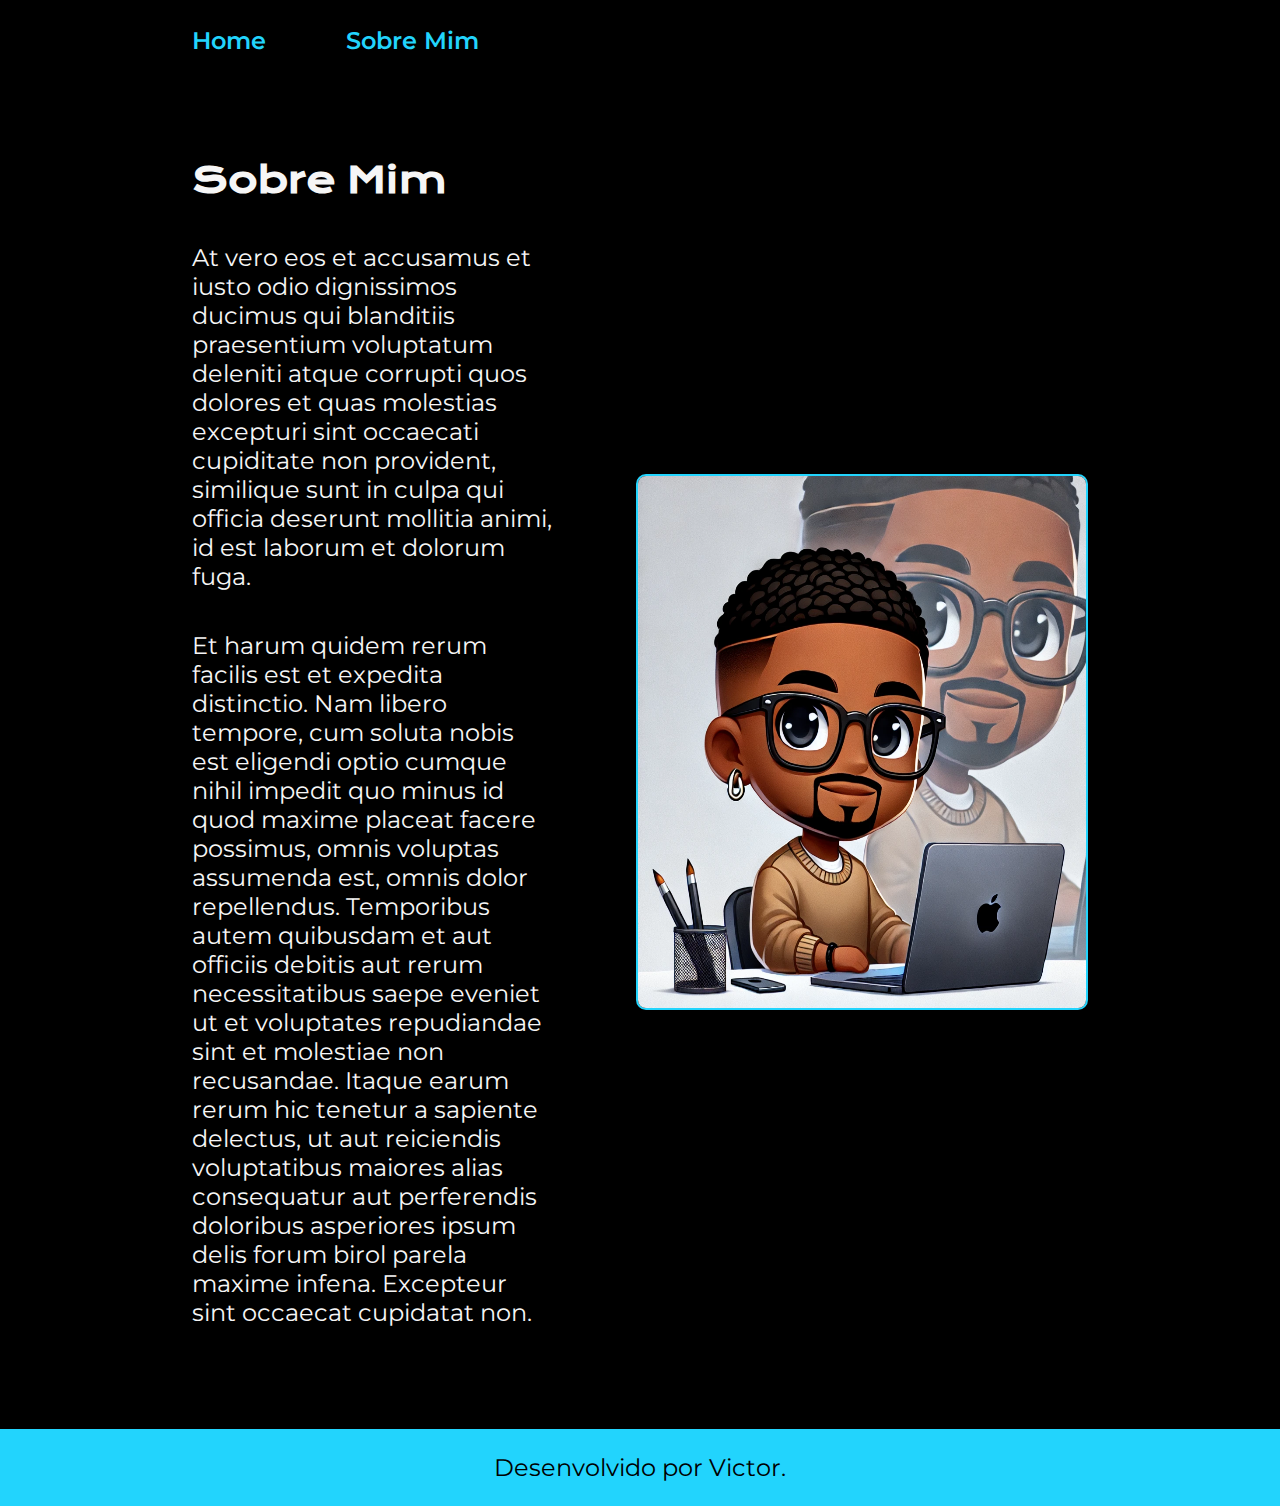
<file: ex02-Portifólio/about.html>
<!DOCTYPE html>
<html lang="pt-br">
<head>
    <meta charset="UTF-8">
    <meta name="viewport" content="width=device-width, initial-scale=1.0">
    <title>Sobre Mim</title> 
    <link rel="stylesheet" href="styles/style.css">
</head>
<body>
    <header class="cabecalho">
        <nav class="cabecalho__menu">
            <a href="index.html" class="cabecalho__menu__link">Home</a>
            <a href="about.html" class="cabecalho__menu__link">Sobre Mim</a>
        </nav>

    </header>
    <main class="apresentacao">
        <section class="apresentacao__conteudo">
            <h1 class="apresentacao__conteudo__titulo">Sobre Mim</h1>
            <p class="apresentacao__conteudo__texto">At vero eos et accusamus et iusto odio dignissimos ducimus qui blanditiis praesentium voluptatum deleniti atque corrupti quos dolores et quas molestias excepturi sint occaecati cupiditate non provident, similique sunt in culpa qui officia deserunt mollitia animi, id est laborum et dolorum fuga.</p>

            <p class="apresentacao__conteudo__texto">Et harum quidem rerum facilis est et expedita distinctio. Nam libero tempore, cum soluta nobis est eligendi optio cumque nihil impedit quo minus id quod maxime placeat facere possimus, omnis voluptas assumenda est, omnis dolor repellendus. Temporibus autem quibusdam et aut officiis debitis aut rerum necessitatibus saepe eveniet ut et voluptates repudiandae sint et molestiae non recusandae. Itaque earum rerum hic tenetur a sapiente delectus, ut aut reiciendis voluptatibus maiores alias consequatur aut perferendis doloribus asperiores ipsum delis forum birol parela maxime infena. Excepteur sint occaecat cupidatat non.</p>

        </section>
        <img class="apresentacao__imagem" src="assets/perfil.jpg" alt="Foto do Victor Trabalhando" class="apresentacao__imagem">
          
        
    </main>
    <footer class="rodape">
        <p>Desenvolvido por Victor.</p>
    </footer>
    
    
</body>
</html>
</file>
<file: ex02-Portifólio/styles/style.css>
@import url('https://fonts.googleapis.com/css2?family=Krona+One&family=Passion+One:wght@400;700;900&family=Sriracha&display=swap');

@import url('https://fonts.googleapis.com/css2?family=Montserrat:ital,wght@0,100..900;1,100..900&display=swap');

/*Variaveis paras cores de indetidade da pagiana*/
:root {
    --cor--primaria: #000000;
    --cor-secudaria: #F6F6F6;
    --cor-terciaria: #22D4FD;
    --cor--hover: #272727;

    --fonte-primaria: "Krona One", serif;
    --fonte-secundaria: "Montserrat", serif;
}


/*Linha abaixo aplica um reset removendo todos os padding e margin do body*/
* {
    margin: 0;
    padding: 0;
}

body {
    /* height: 100vh; */
    box-sizing: border-box;
    background-color: var(--cor--primaria);
    color: var(--cor-secudaria);
    
    
}

.cabecalho {
    padding: 2% 0% 0% 15%;


}
.cabecalho__menu{
    display: flex;
    gap: 80px;
    
}
.cabecalho__menu__link {
    text-decoration: none;
    font-family: var(--fonte-secundaria);
    font-weight: 600;
    font-size: 1.5rem;
    color: var(--cor-terciaria);


}

.apresentacao {
    padding: 8% 15%;
    display: flex; /* or inline-flex */
    align-items: center;
    justify-content: space-between;
    gap: 82px;
}

.apresentacao__conteudo {
    width: 50%;
    display: flex;
    flex-direction: column;
    gap: 40px;


}

.apresentacao__conteudo__titulo {
    font-size: 2.25rem;
    font-family: var(--fonte-primaria);
    color: var(--cor-secudaria);
   
    
}

.titulo-destaque{
    color: var(--cor-terciaria);
}

.apresentacao__conteudo__texto {
    font-family: var(--fonte-secundaria);
    font-size: 1.5rem;
    color: var(--cor-secudaria);
}

.apresentacao__links {
    display: flex;
    justify-content:  space-between;
    flex-direction: column;
    align-items: center;
    gap: 32px;

}

.apresentacao__links__subtitulo {
    font-family: var(--fonte-primaria);
    font-weight: 400;
    font-size: 1.5rem;


}

.apresentacao__links__navegacao {
    /* background-color: #22D4FD; */
    display: flex;
    justify-content: center;
    gap: 16px;
    border: 2px solid var(--cor-terciaria);
    font-family: var(--fonte-secundaria);
    font-weight: 600;
    color: var(--cor-secudaria);
    width: 50%;
    text-align: center;
    border-radius: 8px;
    font-size: 1.5rem;
    padding: 21.5px 0;
    text-decoration: none;

}

.apresentacao__links__navegaca:hover {
    background-color: var(--cor--hover);
}

.apresentacao__imagem {
    width: 467.71px;
    height: 532px;
    border-radius: 10px;
    border: solid 2px var(--cor-terciaria);
    
}
.apresentacao__imagem {
    width: 50%;

}

.rodape {
    text-align: center;
    font-family: var(--fonte-secundaria);
    font-size: 1.5rem;
    font-weight: 400;
    color: var(--cor--primaria) ;
    background-color: var(--cor-terciaria) ;
    padding: 24px;

}

@media(max-width: 1200px) {
    
    .cabecalho {
        padding: 10%;
        

    }

    .cabecalho__menu {
        
        justify-content: center;

    }

    .apresentacao{
        flex-direction: column-reverse ;
        padding: 5%;
    }

    .apresentacao__conteudo {
        width: auto;

    }

}
</file>
<file: ex03-alura-plus/style.css>
:root {
    --branco-principal: #FFFFFF;
    --cenza-secundario: #C0C0C0;
    --botao-azul: #167BF7;
    --cor-de-fundo: #00030C;
    --fonte-principal: 'Inter';
    --botao-azul-efeito: #3c92fa;

}

body {
    background-color: var(--cor-de-fundo);
    color: var(--branco-principal);
    font-family: var(--fonte-principal);
    font-size: 16px;
    font-weight: 400;
}

* {
    margin: 0;
    padding: 0;
}

.principal {
    background-image: url(assets/Background.png);
    background-repeat: no-repeat;
    background-size: contain;
    align-items: center;
    text-align: center;
}

.container__caixa{
    margin: 0 6em;
}

.container__titulo{
    font-size: 28px;
    font-weight: 700;
     
}

.container__imagem{
    margin: 1em 0 2em 0;
}

.container {
    height: 100vh;
    display: grid;
    grid-template-columns: 50% 50%;
}

.container__botao {
    background-color: var(--botao-azul);
    border-radius: 5px;
    padding: 1em;
    color: var(--branco-principal);
    display: block;
    text-decoration: none;
    margin-bottom: 1em;
    
   
}

.container__botao:hover {
    background-color: var(--botao-azul-efeito);
    color: var(--cor-de-fundo);
}

.botao_secundario {
    background-color: transparent;
    border: 2px solid var(--branco-principal);
    

}

.conteiner__aviso {
    font-size: 12px;
    color: var(--cenza-secundario);
     
}

.secundario__imagem {
    width: 80%;
}

.secundario {
    align-items: center;
    margin: 0 10em;
}

.descricao__titulo {
    font-weight: 700;
    font-size: 48px;
    color: var(--branco-principal);
    margin-bottom: 0.1em;

}

.descricao__texto {
    font-size: 16px;
    color: var(--cenza-secundario);

}

.secundario__botao {
    display: inline-block;
    margin-top: 1em;

}

.container__descricao {
    padding: 2em;

}

.dispositivos {
    text-align: center;
}

.dispositivos__titulo {
    font-size: 48px;

}

.dispositivos__lista {
    display: flex;
    justify-content: center;
    list-style-type: none;
    margin: 5em 0;
}

.lista__item {
    font-size: 32px;
    color: var(--branco-principal)
}

.rodape {
    text-align: center;
    
    

}

.rodape__logo {

}

.rodape__lista {
    display: flex;
    justify-content: center;
    list-style-type: none;
    margin: 5em 0;
    gap: 10px;
}

.lista__link a {
    font-size: 16px;
    text-decoration: none;
    color: var(--branco-principal);

}

.lista__link a:hover {
    color: var(--cenza-secundario);
}

.lista__lick a:active {
    color: var(--botao-azul);
}


.rodape__texto {
    font-size: 14px;
    color: var(--cenza-secundario);
    margin-bottom: 2em;
    
}
</file>
<file: ex04-alura-books/style.css>
@import url("styles/header.css");
@import url("styles/banner.css");
@import url("styles/carrossel.css");
@import url("styles/topicos.css");
@import url("styles/carta.css");
@import url("styles/footer.css");

:root {
    --cor--de--fundo: #EBECEE;
    --branco: #FFFFFF;
    --laranja: #EB9B00;
    --azul-degrade: linear-gradient(97.54deg, #002F52 35.49%, #326589 165.37%);
    --fonte-principal: "Poppins";
    --azul: #002F52;
    --preto: #000000;
    --fonte-secundario: "Josefin Sans";
    
}

body {
    background-color: var(--cor--de--fundo);
    font-family: var(--fonte-principal);
    font-size: 16px;
    font-weight: 400;
}
</file>
<file: ex04-alura-books/assets/style.css>
:root {
    --cor--de--fundo: #EBECEE;
}

body {
    background-color: var(--cor--de--fundo);
}

h1 {
    background-color: white;
    width: 400px;
    color: blue;
}
</file>
<file: ex06-Flex-e-layouts-responsivos/aluraplay-projeto-base/aluraplay-projeto-base/css/estilos.css>
*,
*::before,
*::after {
    --azul-escuro: #154580;
    --azul-medio: #3970BE;
    --azul-claro: #E5F1FF;
    --cinza-texto: #444444;
    --cinza-claro: #ECECEC;
    box-sizing: border-box;
}

body {
    font-family: Roboto, Arial, Helvetica, sans-serif;
    background-color: var(--azul-claro);
    position: relative;
    width: 100%;
    height: 100vh;
    overflow: auto;
    font-size: 14px;
    color: white;
    box-sizing: border-box;
    text-align: center;
}

/* CABEÇALHO */

.cabecalho__container {
    background-color: white;
    height: 80px;
    width: 100%;
    padding: 0 25px;
}

.logo__item {
    background-image: url(../img/cabecalho/Logo.png);
    background-repeat: no-repeat;
    padding: 15px 65px;
    cursor: pointer;
}

.pesquisar__input {
    width: 260px;
    height: 32px;
    border: 1px solid rgb(211, 211, 211);
    font-size: 16px;
    padding: 3px 8px;
    border: 1px solid rgb(211, 211, 211);
}

.pesquisar__label {
    background-image: url(../img/cabecalho/search.png);
    background-repeat: no-repeat;
    background-position: center;
    border: 1px solid rgb(211, 211, 211);
    background-color: #F9F9F9;
    border-left: none;
    padding: 8px 18px 5px;
    cursor: pointer;
}

.cabecalho__audio {
    background-image: url(../img/cabecalho/mic.png);
    padding: 20px;
    display: none;
}

.cabecalho__videos {
    background-image: url(../img/cabecalho/video_call.png);
    background-repeat: no-repeat;
    background-position: center;
    padding: 20px;
}

.cabecalho__apps {
    background-image: url(../img/cabecalho/apps.png);
    background-repeat: no-repeat;
    background-position: center;
    padding: 13px 30px 13px 13px;
}

.cabecalho__notificacoes {
    background-image: url(../img/cabecalho/notifications.png);
    background-repeat: no-repeat;
    background-position: center;
    padding: 13px 30px 13px 13px;
}

.cabecalho__avatar {
    background-image: url(../img/cabecalho/Avatar.png);
    background-repeat: no-repeat;
    background-position: center;
    padding: 13px 30px 13px 13px;
}

/* MENU LATERAL */

.menu__container {
    background-color: var(--azul-escuro);
    font-size: 14px;
}

.menu__itens:hover {
    background-color: var(--azul-medio);
    transition: .5s;
}

.icone__inicio::before {
    content: url(../img/menu/home.png);
}

.icone__explorar::before {
    content: url(../img/menu/explore.png);
}

.icone__shorts::before {
    content: url(../img/menu/shorts.png);
}

.icone__inscricoes::before {
    content: url(../img/menu/subscriptions.png);
}

.icone__biblioteca::before {
    content: url(../img/menu/video_library.png);
}

.icone__historico::before {
    content: url(../img/menu/history.png);
}

.icone__relogio::before {
    content: url(../img/menu/history_toggle_off.png);
}

.icone__like::before {
    content: url(../img/menu/thumb_up_alt.png);
}

.icone__alura::before {
    content: url(../img/menu/Avatar_Alura.png);
}

.icone__gaveta::before {
    content: url(../img/menu/Avatar_Gaveta.png);
}

.icone__ballerini::before {
    content: url(../img/menu/Avatar_Rafa.png);
}

.icone__iamarino::before {
    content: url(../img/menu/Avatar_Atila.png);
}

.icone__souto::before {
    content: url(../img/menu/Avatar_Souto.png);
}

.icone__nerd::before {
    content: url(../img/menu/Avatar_Jovem_Nerd.png);
}

.icone__deschamps::before {
    content: url(../img/menu/Avatar_Deschamps.png);
}

.icone__mostrar::before {
    content: url(../img/menu/keyboard_arrow_down.png);
}

.icone__videos::before {
    content: url(../img/menu/videos.png);
}

.icone__filmes::before {
    content: url(../img/menu/filmes.png);
}

.icone__jogos::before {
    content: url(../img/menu/jogos.png);
}

/* SECAO SUPERIOR */

.superior__secao__container {
    height: 63px;
    color: white;
    font-size: 16px;
    background-color: var(--azul-claro);
    padding: 0 20px;
    position: fixed;
    top: 80px;
    right: 0;
    left: 0;
}

.superior__item {
    color: var(--cinza-texto);
    font-size: 16px;
    background-color: white;
    border-radius: 20px;
    padding: 8px 20px;
    cursor: pointer;
}

.superior__item:hover {
    color: white;
    background-color: var(--azul-escuro);
    transition: .5s;
}

/* SEÇÃO VÍDEOS */

.videos__container {
    color: black;
    padding: 153px 20px 10px 20px;
}

.videos__item:hover {
    transform: scale(1.3);
    background-color: var(--azul-claro);
    z-index: 2;
    transition: .5s;
}

.descricao-video h3 {
    font-weight: 700;
    color: #444444;
}

.descricao-video p {
    font-size: 14px;
    color: #444444;
}

/* RODAPÉ */

.rodape__container {
    width: 100%;
    height: 875px;
    color: var(--cinza-texto);
    line-height: 1.5;
    font-size: 16px;
    background-color: white;
}

.rodape__titulo {
    color: var(--azul-medio);
    font-weight: bold;
    padding: 10px 0 20px 0;
}

@media(min-width: 834px) {

    body {
        height: 100vh;
    }

    /* ESTILOS DO MENU LATERAL */

    .menu__container {
        font-size: 16px;
    }

    .menu__lista {
        padding-top: 15px;
    }

    .menu__lista li {
        width: 100%;
    }

    /* ESTILOS DA SECAO SUPERIOR */

    .superior__secao__container {
        border-top: var(--azul-medio) 1px solid;
        border-bottom: var(--azul-medio) 1px solid;
        width: auto;
        left: 82px;
    }

    /*ESTILOS SEÇÃO VÍDEOS */

    .videos__container {
        padding-left: 90px;
        padding-right: 17px;
    }

    .videos__item:hover {
        transform: scale(1.3);
    }

    /* ESTILOS RODAPÉ */

    .rodape__container {
        height: 420px;
        padding-left: 74px;
    }

}

@media(min-width: 1440px) {

    /* SEÇÃO SUPERIOR */

    .superior__secao__container {
        left: 247px;
    }

    /* ESTILOS DO MENU LATERAL */

    .menu__lista {
        border-bottom: 1.5px solid var(--azul-medio);
    }

    /* ESTILOS VIDEOS */

    .videos__container {
        padding-right: 10px;
        padding-left: 248px;
    }

    /* ESTILOS RODAPÉ */

    .rodape__container {
        padding-left: 240px;
        height: 225px;
    }

}
</file>
<file: ex06-Flex-e-layouts-responsivos/aluraplay-projeto-base/aluraplay-projeto-base/css/flexbox.css>

</file>
